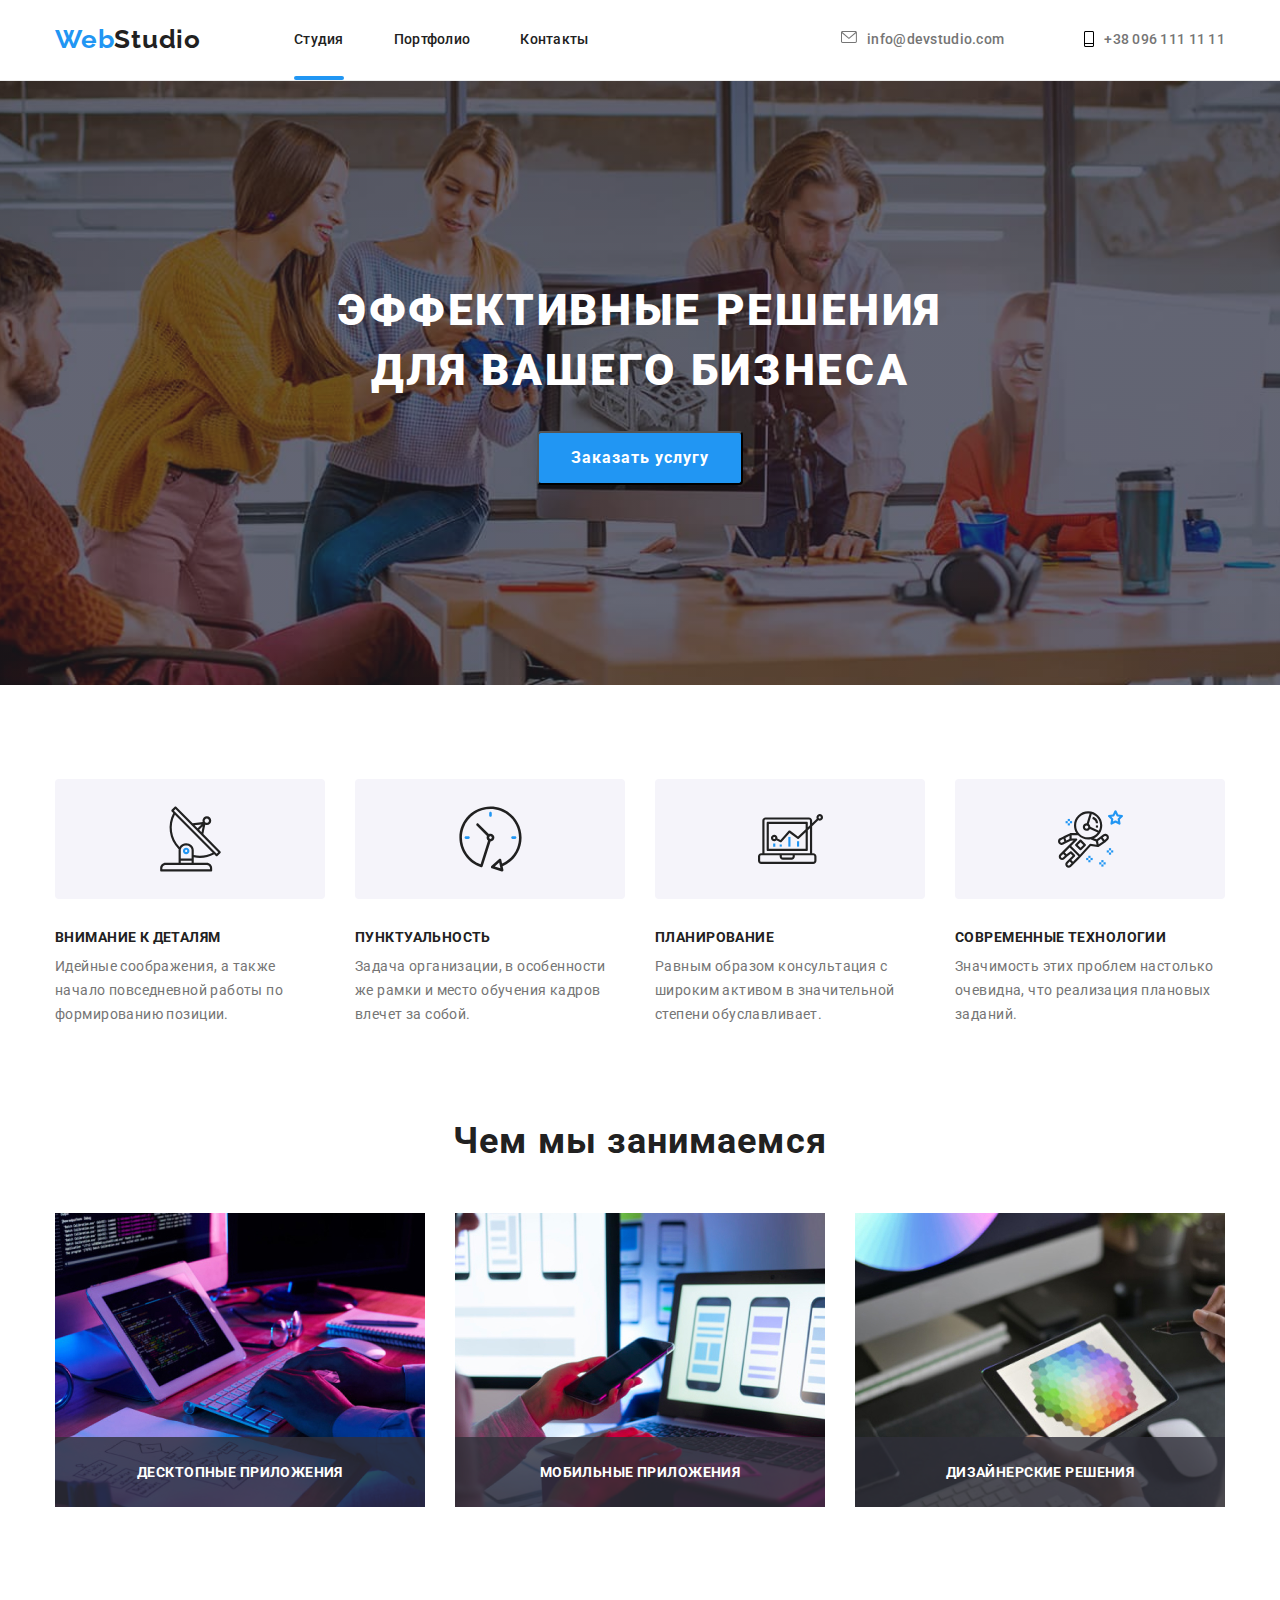
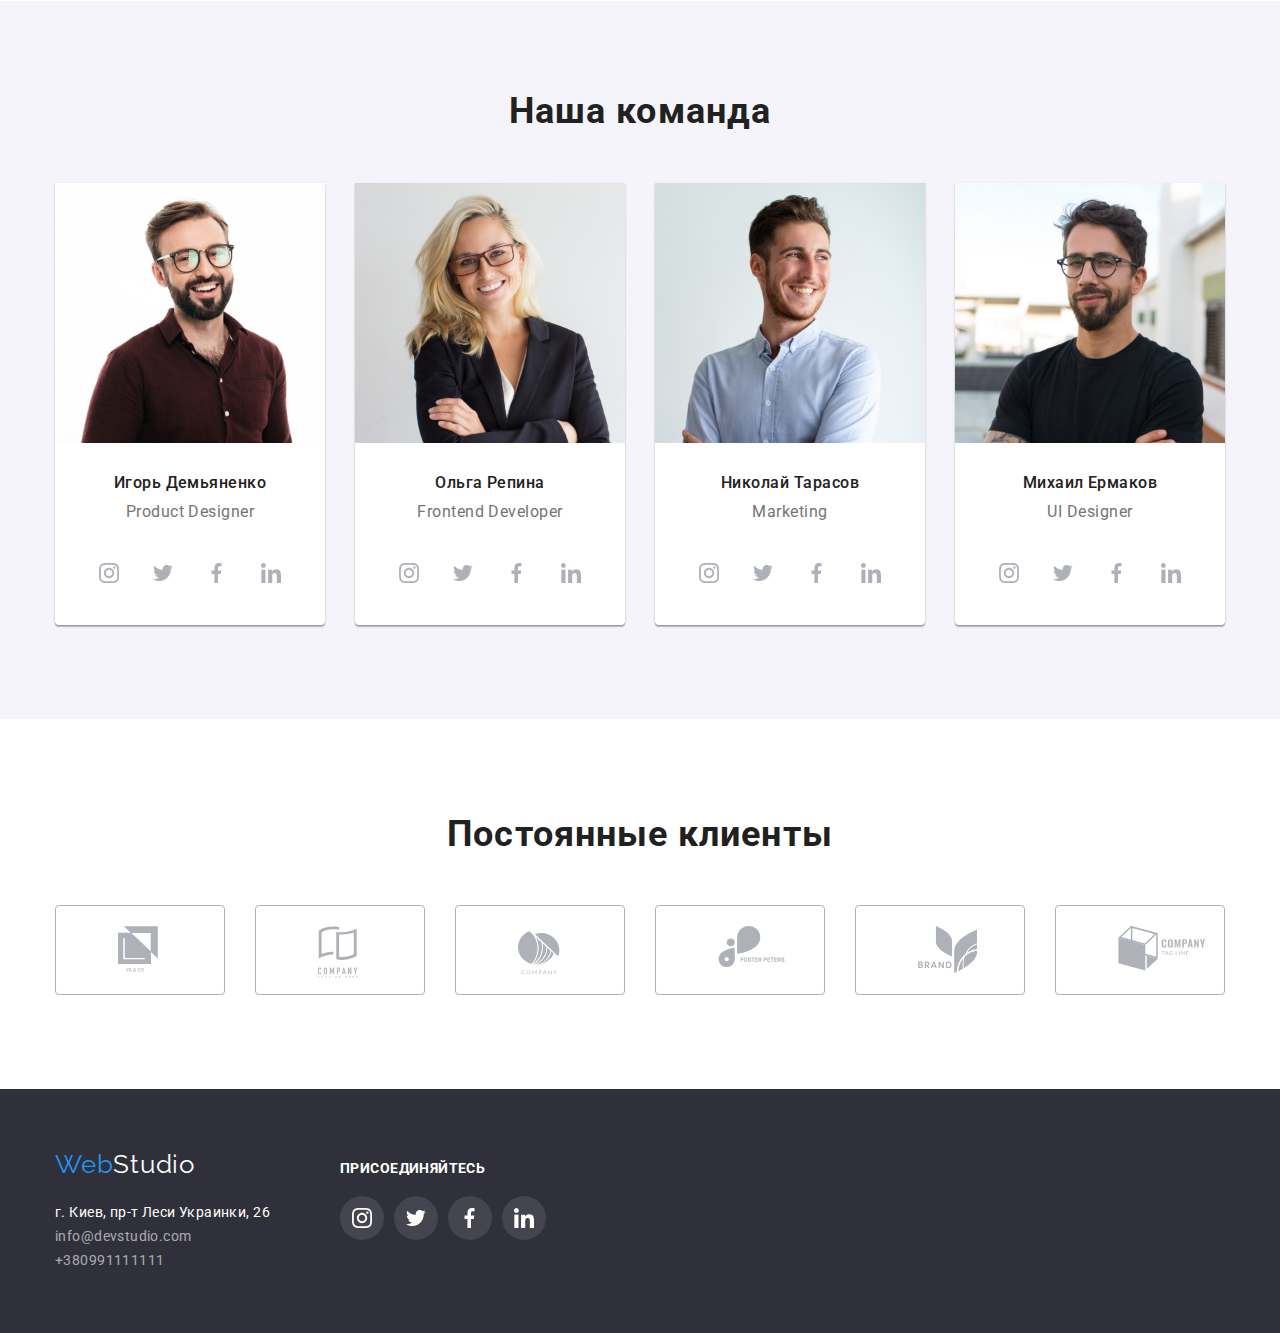
<file: index.html>
<!DOCTYPE html>
<html lang="ru">
<head>
    <meta charset="UTF-8">
    <meta name="viewport" content="width=device-width, initial-scale=1.0">
    <title>WebStudio</title>
    <link href="https://cdnjs.cloudflare.com/ajax/libs/modern-normalize/1.0.0/modern-normalize.min.css">
    <link rel="preconnect" href="https://fonts.gstatic.com">
    <link href="https://fonts.googleapis.com/css2?family=Raleway:wght@700&family=Roboto:wght@400;500;700;900&display=swap"
        rel="stylesheet">
    <link rel="stylesheet" href="./css/styles.css">
</head>
<body>
  <header class="header">
      <div class="container">
        <nav class="navigation">
            <a class="logo" lang="en" href="#">Web<span class="logo-s">Studio</span></a>
            <ul class="menu-list">
                <li class="menu-list-item active">
                    <a class="menu-list-link" href="#">Студия</a>
                </li>
                <li class="menu-list-item">
                    <a class="menu-list-link" href="./portfolio.html">Портфолио</a>
                </li>
                <li class="menu-list-item">
                    <a class="menu-list-link" href="#">Контакты</a>
                </li>
            </ul>
        </nav>
        <ul class="header-menu">
            <li class="header-menu-mail">
                <a class="header-menu-link" href="mailto:info@devstudio.com"> 
                    <svg class="header-mail-svg">
                        <use href="./images/sprite.svg#header-mail"></use>
                    </svg> info@devstudio.com</a>
            </li>
            <li class="header-menu-tel">
                <address class="header-menu-adress">
                    <a class="header-tel" href="tel:+380961111111">
                        <svg class="header-mob-svg">
                            <use href="./images/sprite.svg#header-mob"></use>
                        </svg> +38 096 111 11 11</a>
                </address>
            </li>
        </ul>
      </div>
  </header>  
  <main> 
      <!-- HERO -->
      <section class="hero">
          <h1 class="hero-title">Эффективные решения <br>для вашего бизнеса</h1>
          <button class="modal-btn" type="button" data-modal-open>Заказать услугу</button>
      </section>
    <div class="backdrop is-hidden" data-modal>
        <div class="modal">
            <button class="close-button" data-modal-close>
                <svg class="close-svg">
                    <use href="./images/sprite.svg#icon-close-modal"></use>
                </svg>
            </button>
        </div>
    </div>
      <!-- ABOUT -->
      <section class="description">
          <div class="container">
            <ul class="description-list">
                <li class="description-list-item">
                    <div class="discription-div">
                    <svg class="discription-svg">
                        <use href="./images/sprite.svg#icon-Vector1"></use>
                    </svg>
                    </div>
                    <h2 class="description-title">Внимание к деталям</h2>
                    <p class="description-item">Идейные соображения, а также начало повседневной работы по формированию позиции.</p>
                </li>
                <li class="description-list-item">
                    <div class="discription-div">
                    <svg class="discription-svg">
                        <use href="./images/sprite.svg#icon-Vector2"></use>
                    </svg>
                    </div>
                    <h2 class="description-title">Пунктуальность</h2>
                    <p class="description-item">Задача организации, в особенности же рамки и место обучения кадров влечет за собой.
                    </p>
                </li>
                <li class="description-list-item">
                    <div class="discription-div">
                    <svg class="discription-svg">
                        <use href="./images/sprite.svg#icon-Vector3"></use>
                    </svg>
                    </div>
                    <h2 class="description-title">Планирование</h2>
                    <p class="description-item">Равным образом консультация с широким активом в значительной степени обуславливает.
                    </p>
                </li>
                <li class="description-list-item">
                    <div class="discription-div">
                    <svg class="discription-svg">
                        <use href="./images/sprite.svg#icon-Vector4"></use>
                    </svg>
                    </div>
                    <h2 class="description-title">Современные технологии</h2>
                    <p class="description-item">Значимость этих проблем настолько очевидна, что реализация плановых заданий.</p>
                </li>
            </ul>
          </div>
      </section>
      <section class="about">
          <div class="container">
            <h1 class="about-title">Чем мы занимаемся</h1>
            <ul class="about-list">
                <li class="about-list-item">
                    <img src="./images/about/about-img-1.jpg" alt="печатает на клавиатуре" width="370"
                        height="294">
                    <p class="about-list-item-text">Десктопные приложения</p>
                </li>
                <li class="about-list-item">
                    <img src="./images/about/about-img-2.jpg" alt="сидит перед ноутбуком" width="370"
                        height="294">
                    <p class="about-list-item-text">Мобильные приложения</p>
                </li>
                <li class="about-list-item">
                    <img src="./images/about/about-img-3.jpg" alt="держит в руках планшет" width="370"
                        height="294">
                    <p class="about-list-item-text">Дизайнерские решения</p>
                </li>
            </ul>
          </div>
      </section>
      <section class="about-us">
            <h2 class="about-us-title">Наша команда</h2>
            <div class="container">
            <ul class="about-us-list">
                <li class="about-us-item">
                    <img class="about-us-img" src="./images/comanda/c-img-1.jpg" alt="мужчина в очках" width="270" height="260">
                    <h3 class="about-us-name">Игорь Демьяненко</h3>
                    <p class="about-us-position">Product Designer</p>
                    <ul class="social-list-list">
                        <li class="social-list-item">
                            <a class="social-list-link" href="">
                                <svg class="social-list-icon">
                                    <use href="./images/sprite.svg#instagram"></use>
                                </svg>
                            </a>
                        </li>
                        <li class="social-list-item">
                            <a class="social-list-link" href="">
                                <svg class="social-list-icon">
                                    <use href="./images/sprite.svg#twitter"></use>
                                </svg>
                            </a>
                        </li>
                        <li class="social-list-item">
                            <a class="social-list-link" href="">
                                <svg class="social-list-icon">
                                    <use href="./images/sprite.svg#facebook"></use>
                                </svg>
                            </a>
                        </li>
                        <li class="social-list-item">
                            <a class="social-list-link" href="">
                                <svg class="social-list-icon">
                                    <use href="./images/sprite.svg#linkedin"></use>
                                </svg>
                            </a>
                        </li>
                    </ul>
                </li>
                <li class="about-us-item">
                    <img class="about-us-img" src="./images/comanda/c-img-2.jpg" alt="девушка в очках" width="270" height="260">
                    <h3 class="about-us-name">Ольга Репина</h3>
                    <p class="about-us-position">Frontend Developer</p>
                    <ul class="social-list-list">
                        <li class="social-list-item">
                            <a class="social-list-link" href="">
                                <svg class="social-list-icon">
                                    <use href="./images/sprite.svg#instagram"></use>
                                </svg>
                            </a>
                        </li>
                        <li class="social-list-item">
                            <a class="social-list-link" href="">
                                <svg class="social-list-icon">
                                    <use href="./images/sprite.svg#twitter"></use>
                                </svg>
                            </a>
                        </li>
                        <li class="social-list-item">
                            <a class="social-list-link" href="">
                                <svg class="social-list-icon">
                                    <use href="./images/sprite.svg#facebook"></use>
                                </svg>
                            </a>
                        </li>
                        <li class="social-list-item">
                            <a class="social-list-link" href="">
                                <svg class="social-list-icon">
                                    <use href="./images/sprite.svg#linkedin"></use>
                                </svg>
                            </a>
                        </li>
                    </ul>
                </li>
                <li class="about-us-item">
                    <img class="about-us-img" src="./images/comanda/c-img-3.jpg" alt="мужчина с улыбкой" width="270" height="260">
                    <h3 class="about-us-name">Николай Тарасов</h3>
                    <p class="about-us-position">Marketing</p>
                    <ul class="social-list-list">
                        <li class="social-list-item">
                            <a class="social-list-link" href="">
                                <svg class="social-list-icon">
                                    <use href="./images/sprite.svg#instagram"></use>
                                </svg>
                            </a>
                        </li>
                        <li class="social-list-item">
                            <a class="social-list-link" href="">
                                <svg class="social-list-icon">
                                    <use href="./images/sprite.svg#twitter"></use>
                                </svg>
                            </a>
                        </li>
                        <li class="social-list-item">
                            <a class="social-list-link" href="">
                                <svg class="social-list-icon">
                                    <use href="./images/sprite.svg#facebook"></use>
                                </svg>
                            </a>
                        </li>
                        <li class="social-list-item">
                            <a class="social-list-link" href="">
                                <svg class="social-list-icon">
                                    <use href="./images/sprite.svg#linkedin"></use>
                                </svg>
                            </a>
                        </li>
                    </ul>
                </li>
                <li class="about-us-item">
                    <img class="about-us-img" src="./images/comanda/c-img-4.jpg" alt="мужчина в черных очках" width="270"
                        height="260">
                    <h3 class="about-us-name">Михаил Ермаков</h3>
                    <p class="about-us-position">UI Designer</p>
                    <ul class="social-list-list">
                        <li class="social-list-item">
                            <a class="social-list-link" href="">
                                <svg class="social-list-icon">
                                    <use href="./images/sprite.svg#instagram"></use>
                                </svg>
                            </a>
                        </li>
                        <li class="social-list-item">
                            <a class="social-list-link" href="">
                                <svg class="social-list-icon">
                                    <use href="./images/sprite.svg#twitter"></use>
                                </svg>
                            </a>
                        </li>
                        <li class="social-list-item">
                            <a class="social-list-link" href="">
                                <svg class="social-list-icon">
                                    <use href="./images/sprite.svg#facebook"></use>
                                </svg>
                            </a>
                        </li>
                        <li class="social-list-item">
                            <a class="social-list-link" href="">
                                <svg class="social-list-icon">
                                    <use href="./images/sprite.svg#linkedin"></use>
                                </svg>
                            </a>
                        </li>
                    </ul>
                </li>
            </ul>
          </div>
      </section>
  </main>
  <section class="customers">
      <div class="container">
        <h2 class="customers-title">Постоянные клиенты</h2>
        <ul class="customers-list"> 
            <li class="customers-list-item">
                <a class="customers-list-link" href="#">
                <svg class="customers-svg-1">
                    <use href="./images/sprite.svg#icon-logo-1"></use>
                </svg>
                </a>
            </li>
            <li class="customers-list-item">
                <a class="customers-list-link" href="#">
                <svg class="customers-svg-2">
                    <use href="./images/sprite.svg#icon-logo-2"></use>
                </svg>
                </a>
            </li>
            <li class="customers-list-item">
                <a class="customers-list-link" href="#">
                <svg class="customers-svg-3">
                    <use href="./images/sprite.svg#icon-logo-3"></use>
                </svg>
                </a>
            </li>
            <li class="customers-list-item">
                <a class="customers-list-link" href="#">
                <svg class="customers-svg-4">
                    <use href="./images/sprite.svg#icon-logo-4"></use>
                </svg>
                </a>
            </li>
            <li class="customers-list-item">
                <a class="customers-list-link" href="#">
                <svg class="customers-svg-5">
                    <use href="./images/sprite.svg#icon-logo-5"></use>
                </svg>
                </a>
            </li>
            <li class="customers-list-item">
                <a class="customers-list-link" href="#">
                <svg class="customers-svg-6">
                    <use href="./images/sprite.svg#icon-logo-6"></use>
                </svg>
                </a>
            </li>
        </ul>
      </div>
  </section>
    <!-- CONTACT  -->
  <footer class="footer">
      <div class="container">
          <div class="footer-all">
              <div>
        <a class="footer-logo" lang="en" href="#">Web<span class="logo-ss">Studio</span></a>
        <address class="address">
            <ul class="contact-list">
                <li class="contact-list-item">
                    <a class="contact-list-link geo-link" href="https://goo.gl/maps/VSn3v5qwpJNG1Hn18" target="_blank"
                        rel="noopener noreferer">г. Киев, пр-т Леси Украинки, 26</a>
                </li>
                <li class="contact-list-item">
                    <a class="contact-list-link" href="mailto:info@devstudio.com">
                        info@devstudio.com</a>
                </li>
                <li class="contact-list-item">
                    <a class="contact-list-link" href="tel:+380991111111">+380991111111</a>
                </li>
            </ul>
        </div>
        </address>
      <section class="join">
          <p class="join-text">ПРИСОЕДИНЯЙТЕСЬ</p>
        <ul class="social-icons-dark">
            <li class="social-icons-item">
                <a class="social-icons-link-dark" href="">
                    <svg class="social-icons-svg-footer">
                        <use href="./images/sprite.svg#instagram"></use>
                    </svg>
                </a>    
            </li>
            <li class="social-icons-item">
                <a class="social-icons-link-dark" href="">
                    <svg class="social-icons-svg-footer">
                        <use href="./images/sprite.svg#twitter"></use>
                    </svg>
                </a>
            </li>
            <li class="social-icons-item">
                <a class="social-icons-link-dark" href="">
                    <svg class="social-icons-svg-footer">
                        <use href="./images/sprite.svg#facebook"></use>
                    </svg>
                </a>
            </li>
            <li class="social-icons-item">
                <a class="social-icons-link-dark" href="">
                    <svg class="social-icons-svg-footer">
                        <use href="./images/sprite.svg#linkedin"></use>
                    </svg>
                </a>
            </li>
    </div>
    </div>
    </section>
   </footer>

  <script src="./js/modal.js"></script>
</body>
</html>
</file>
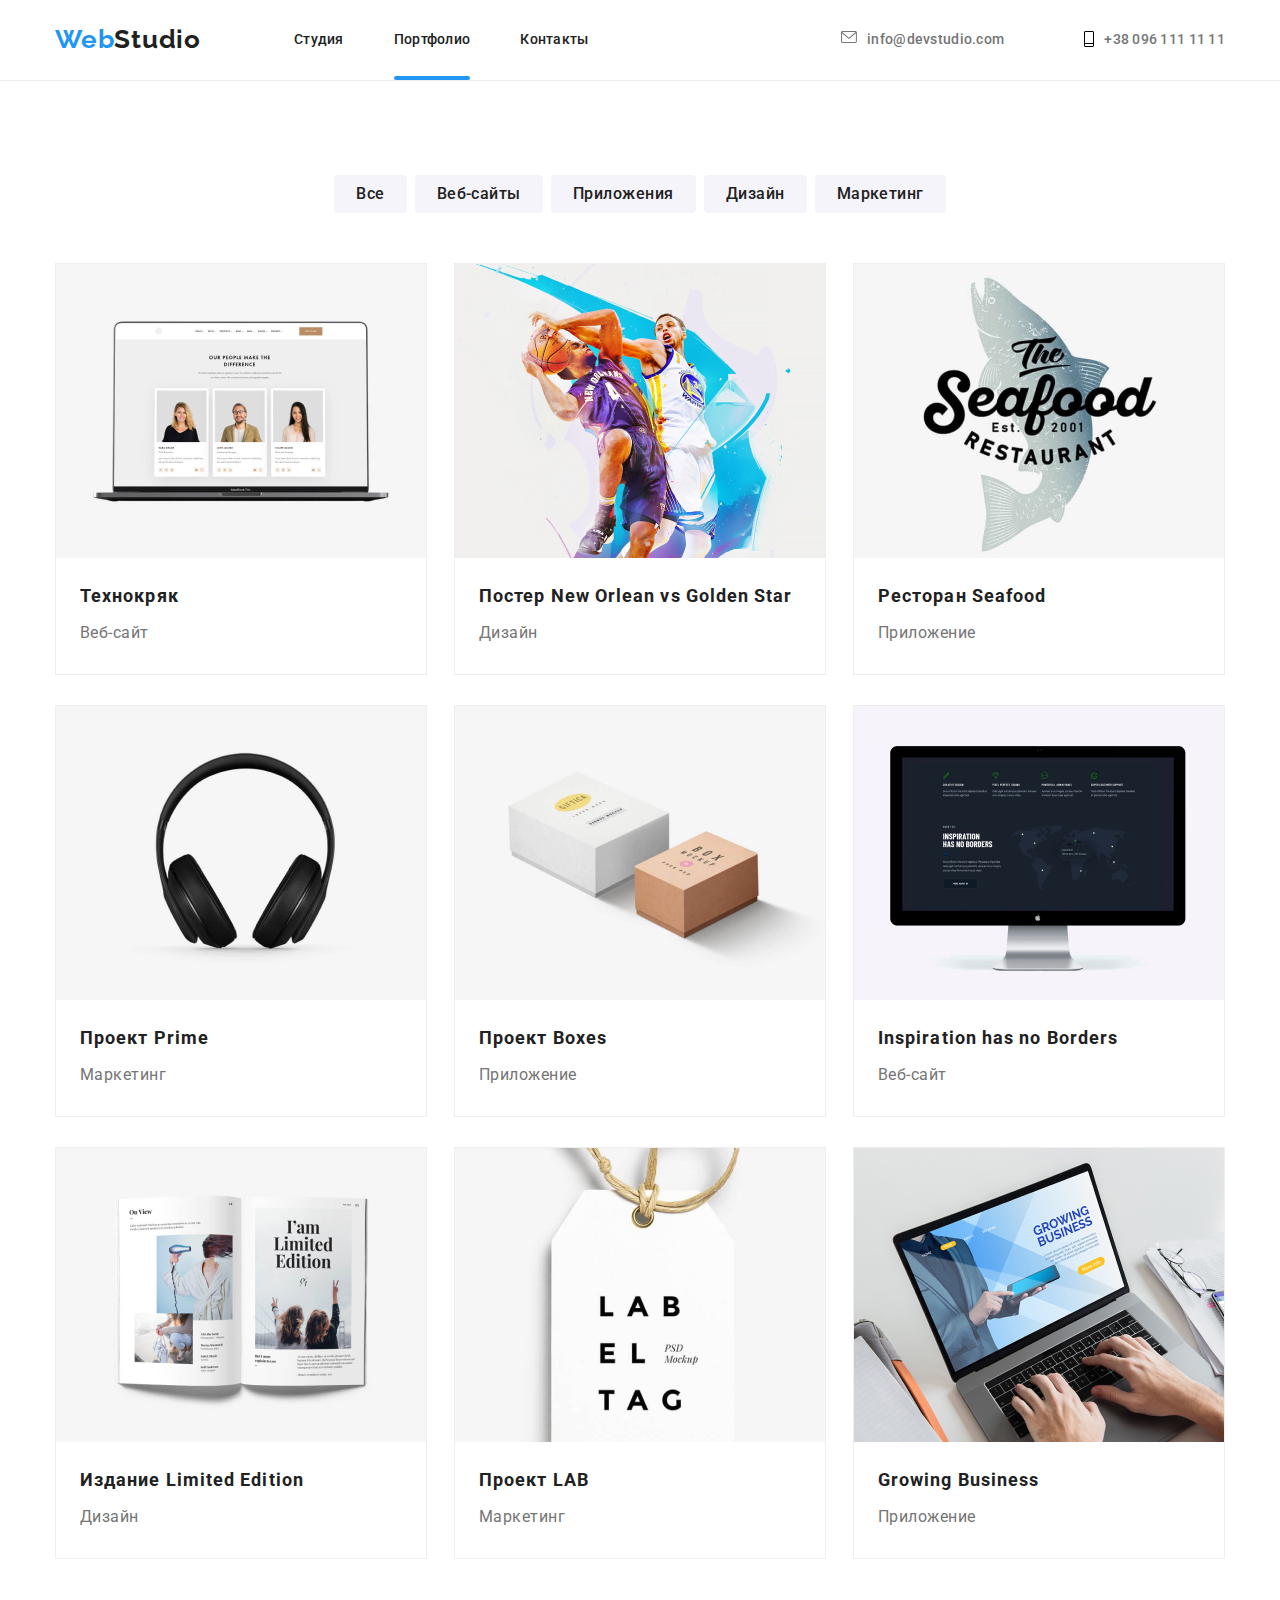
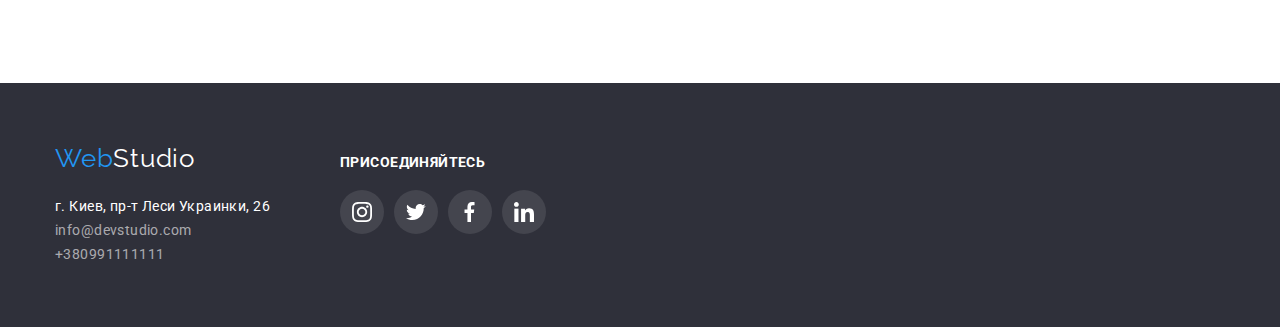
<file: portfolio.html>
<!DOCTYPE html>
<html lang="ru">
    <head>
        <meta charset="UTF-8">
        <meta name="viewport" content="width=device-width, initial-scale=1.0">
        <title>portfolio</title>
        <link rel="preconnect" href="https://fonts.gstatic.com">
        <link href="https://fonts.googleapis.com/css2?family=Raleway:wght@700&family=Roboto:wght@400;500;700&display=swap"
            rel="stylesheet">
        <link rel="stylesheet" href="./css/styles.css">
    </head>
    <body>
        <!--Шапка сайта-->
        <header class="header"> 
            <div class="container">
            <nav class="navigation">
                <a class="logo" lang="en" href="#">Web<span class="logo-s">Studio</span></a>
                <ul class="menu-list">
                    <li class="menu-list-item">
                        <a class="menu-list-link" href="./index.html">Студия</a>
                    </li>
                    <li class="menu-list-item active">
                        <a class="menu-list-link" href="./portfolio.html">Портфолио</a>
                    </li>
                    <li class="menu-list-item">
                        <a class="menu-list-link" href="#">Контакты</a>
                    </li>
                </ul>
            </nav>
            <ul class="header-menu">
                <li class="header-menu-mail">
                    <a class="header-menu-link" href="mailto:info@devstudio.com">
                    <svg class="header-mail-svg">
                        <use href="./images/sprite.svg#header-mail"></use>
                    </svg> info@devstudio.com</a>
                </li>
                <li class="header-menu-tel">
                    <address class="header-menu-adress">
                        <a class="header-tel" href="tel:+380961111111">
                            <svg class="header-mob-svg">
                                <use href="./images/sprite.svg#header-mob"></use>
                            </svg> +38 096 111 11 11</a>
                    </address>
                </li>
            </ul>
            </div>
        </header>
        <main>
            <!--HERO-->
            <section class="button">
                <h1 hidden>Портфолио</h1>
                <ul class="button-list">
                    <li class="button-item">
                        <button class="btn" type="button">Все</button>
                    </li>
                    <li class="button-item">
                        <button class="btn" type="button">Веб-сайты</button>
                    </li>
                    <li class="button-item">
                        <button class="btn" type="button">Приложения</button>
                    </li>
                    <li class="button-item">
                        <button class="btn" type="button">Дизайн</button>
                    </li>
                    <li class="button-item">
                        <button class="btn" type="button">Маркетинг</button>
                    </li>
                </ul>
            </section>
            <section class="offer">
                <div class="container">
                <h2 hidden>Офферы</h2>
                <ul class="offer-list">
                    <li class="offer-item">
                        <a class="offer-link" href="#">
                            <div class="container-overlay">
                        <img class="offer-img" src="./images-hw2/img-1.jpg" alt="три фотокарточки на мониторе" width="370" height="294">
                        <p class="offer-overlay">Технокряк это современная площадка распространения коронавируса. Компании используют эту платформу для цифрового шпионажа и атак на защищённые сервера конкурентов.</p>
                        </div>
                        <h3 class="offer-title">Технокряк</h3>
                        <p class="offer-text">Веб-сайт</p>
                        </a>                          
                    </li>
                    <li class="offer-item">
                        <a class="offer-link" href="#">
                            <div class="container-overlay">
                        <img class="offer-img" src="./images-hw2/img-2.jpg" alt="два баскетболиста" width="370" height="294">
                        <p class="offer-overlay">Технокряк это современная площадка распространения коронавируса. Компании используют эту платформу для цифрового шпионажа и атак на защищённые сервера конкурентов.</p>
                        </div>
                        <h3 class="offer-title">Постер New Orlean vs Golden Star</h3>
                        <p class="offer-text">Дизайн</p>
                        </a>                            
                    </li>
                    <li class="offer-item">
                        <a class="offer-link" href="#">
                            <div class="container-overlay">
                        <img class="offer-img" src="./images-hw2/img-3.jpg" alt="логотип ресторана морской еды" width="370" height="294">
                        <p class="offer-overlay">Технокряк это современная площадка распространения коронавируса. Компании используют эту платформу для цифрового шпионажа и атак на защищённые сервера конкурентов.</p>
                        </div>
                        <h3 class="offer-title">Ресторан Seafood</h3>
                        <p class="offer-text">Приложение</p>
                        </a>                            
                    </li>
                    <li class="offer-item">
                        <a class="offer-link" href="#">
                            <div class="container-overlay">
                        <img class="offer-img" src="./images-hw2/img-4.jpg" alt="черные наушники на белом фоне" width="370" height="294">
                        <p class="offer-overlay">Технокряк это современная площадка распространения коронавируса. Компании используют эту платформу для цифрового шпионажа и атак на защищённые сервера конкурентов.</p>
                        </div>
                        <h3 class="offer-title">Проект Prime</h3>
                        <p class="offer-text">Маркетинг</p>
                        </a>                         
                    </li>
                    <li class="offer-item">
                        <a class="offer-link" href="#">
                            <div class="container-overlay">
                        <img class="offer-img" src="./images-hw2/img-5.jpg" alt="две картонных коробочки" width="370" height="294">
                        <p class="offer-overlay">Технокряк это современная площадка распространения коронавируса. Компании используют эту платформу для цифрового шпионажа и атак на защищённые сервера конкурентов.</p>
                        </div>
                        <h3 class="offer-title">Проект Boxes</h3>
                        <p class="offer-text">Приложение</p>
                        </a>                            
                    </li>
                    <li class="offer-item">
                        <a class="offer-link" href="#">
                            <div class="container-overlay">
                        <img class="offer-img" src="./images-hw2/img-6.jpg" alt="монитор на белом фоне" width="370" height="294">
                        <p class="offer-overlay">Технокряк это современная площадка распространения коронавируса. Компании используют эту платформу для цифрового шпионажа и атак на защищённые сервера конкурентов.</p>
                        </div>
                        <h3 class="offer-title">Inspiration has no Borders</h3>
                        <p class="offer-text">Веб-сайт</p>
                        </a>
                    </li>
                    <li class="offer-item">
                        <a class="offer-link" href="#">
                            <div class="container-overlay">
                        <img class="offer-img" src="./images-hw2/img-7.jpg" alt="открытая книга с фото илюстрациями" width="370" height="294">
                        <p class="offer-overlay">Технокряк это современная площадка распространения коронавируса. Компании используют эту платформу для цифрового шпионажа и атак на защищённые сервера конкурентов.</p>
                        </div>
                        <h3 class="offer-title">Издание Limited Edition</h3>
                        <p class="offer-text">Дизайн</p>
                        </a>
                    </li>
                    <li class="offer-item">
                        <a class="offer-link" href="#">
                            <div class="container-overlay">
                        <img class="offer-img" src="./images-hw2/img-8.jpg" alt="белая бирка с черной надписью" width="370" height="294">
                        <p class="offer-overlay">Технокряк это современная площадка распространения коронавируса. Компании используют эту платформу для цифрового шпионажа и атак на защищённые сервера конкурентов.</p>
                        </div>
                        <h3 class="offer-title">Проект LAB</h3>
                        <p class="offer-text">Маркетинг</p>
                        </a>
                    </li>
                    <li class="offer-item">
                        <a class="offer-link" href="#">
                            <div class="container-overlay">
                        <img class="offer-img" src="./images-hw2/img-9.jpg" alt="белая бирка с черной надписью" width="370" height="294">
                        <p class="offer-overlay">Технокряк это современная площадка распространения коронавируса. Компании используют эту платформу для цифрового шпионажа и атак на защищённые сервера конкурентов.</p>
                        </div>
                        <h3 class="offer-title">Growing Business</h3>
                        <p class="offer-text">Приложение</p>
                        </a>
                    </li>
                </ul>
                </div>
            </section>
        </main>
    <footer class="footer">
        <div class="container">
            <div class="footer-all">
                <div>
            <a class="footer-logo" lang="en" href="#">Web<span class="logo-ss">Studio</span></a>
            <address class="address">
                <ul class="contact-list">
                    <li class="contact-list-item">
                        <a class="contact-list-link geo-link" href="https://goo.gl/maps/VSn3v5qwpJNG1Hn18" target="_blank"
                            rel="noopener noreferer">г. Киев, пр-т Леси Украинки, 26</a>
                    </li>
                    <li class="contact-list-item">
                        <a class="contact-list-link" href="mailto:info@devstudio.com">
                            info@devstudio.com</a>
                    </li>
                    <li class="contact-list-item">
                        <a class="contact-list-link" href="tel:+380991111111">+380991111111</a>
                    </li>
                </ul>
            </div>
            </address>
            <section class="join">
                <p class="join-text">ПРИСОЕДИНЯЙТЕСЬ</p>
                <ul class="social-icons-dark">
                    <li class="social-icons-item">
                        <a class="social-icons-link-dark" href="">
                            <svg class="social-icons-svg-footer">
                                <use href="./images/sprite.svg#instagram"></use>
                            </svg>
                        </a>
                    </li>
                    <li class="social-icons-item">
                        <a class="social-icons-link-dark" href="">
                            <svg class="social-icons-svg-footer">
                                <use href="./images/sprite.svg#twitter"></use>
                            </svg>
                        </a>
                    </li>
                    <li class="social-icons-item">
                        <a class="social-icons-link-dark" href="">
                            <svg class="social-icons-svg-footer">
                                <use href="./images/sprite.svg#facebook"></use>
                            </svg>
                        </a>
                    </li>
                    <li class="social-icons-item">
                        <a class="social-icons-link-dark" href="">
                            <svg class="social-icons-svg-footer">
                                <use href="./images/sprite.svg#linkedin"></use>
                            </svg>
                        </a>
                    </li>
                </div>
            </div>
        </section>
    </footer>
    </body>
</html>
</file>
<file: css/styles.css>
:root {
  --main-text-color: #212121;
  --accent-text-color: #2196f3;
  --grey: #757575;
  --white: #ffffff;
  --background: #2f303a;
}

html {
  box-sizing: border-box;
}

*,
*::before,
*::after {
  box-sizing: inherit;
}

h1,
h2,
h3,
h4,
h5,
h6 {
  margin: 0;
}

ul,
ol {
  margin: 0;
  padding: 0;
}

p {
  margin: 0;
}

img {
  display: block;
}

body {
  font-family: Roboto, sans-serif;
  font-size: 14px;
  line-height: 1.71;
  letter-spacing: 0.03em;
  color: var(--main-text-color);
  margin: 0;
}

.container {
  width: 1200px;
  margin: 0 auto;
  padding: 0 15px;
}

.contact-list,
.about-us-list,
.about-list,
.description-list,
.menu-list,
.header-menu,
.social-list-item,
.customers-list,
.social-icons-dark {
  list-style-type: none;
}

/*============== HEADER ==============*/

.header {
  display: flex;
  align-items: center;
  padding-top: 24px;
  padding-bottom: 25px;
  justify-content: space-between;
  border-bottom: 1px solid #ececec;
}

.header .container {
  display: flex;
  align-items: center;
}

.header .logo {
  margin-right: 93px;
}

.navigation {
  display: flex;
  align-items: center;
}

.menu-list {
  display: flex;
}

.menu-list-item {
  position: relative;
}

.menu-list-item:not(:last-child) {
  margin-right: 50px;
}

.header-menu {
  display: flex;
  margin-left: auto;
}

.header-menu-mail:not(:last-child) {
  margin-right: 50px;
}

.logo {
  font-family: "Raleway";
  font-weight: 700;
  font-size: 26px;
  line-height: 1.192;
  letter-spacing: 0.03em;
  color: #2196f3;
  text-decoration: none;
}

.logo-s {
  color: #212121;
}

.menu-list-link {
  font-family: Roboto, sans-serif;
  font-weight: 500;
  font-size: 14px;
  line-height: 1.142;
  letter-spacing: 0.02em;
  color: #212121;
  text-decoration: none;
}

.menu-list-link:hover,
.menu-list-link:focus,
.header-menu-link:hover,
.header-menu-link:focus,
.header-tel:hover,
.header-tel:focus,
.contact-list-link:hover,
.contact-list-link:focus {
  color: #2196f3;
  transition: all 250ms cubic-bezier(0.4, 0, 0.2, 1);
}

.menu-list-link {
  transition: all 250ms cubic-bezier(0.4, 0, 0.2, 1);
}

.header-menu-link {
  transition: all 250ms cubic-bezier(0.4, 0, 0.2, 1);
}

.header-tel {
  transition: all 250ms cubic-bezier(0.4, 0, 0.2, 1);
}

.contact-list-link {
  transition: all 250ms cubic-bezier(0.4, 0, 0.2, 1);
}

.header-menu-mail {
  display: flex;
  align-items: center;
}

.header-menu-link {
  display: flex;
  font-family: Roboto, sans-serif;
  font-weight: 500;
  font-size: 14px;
  line-height: 1.142;
  letter-spacing: 0.02em;
  color: #757575;
  text-decoration: none;
  margin-right: 30px;
}

.header-tel {
  display: flex;
  font-family: Roboto;
  font-weight: 500;
  font-size: 14px;
  line-height: 1.142;
  letter-spacing: 0.02em;
  color: #757575;
  text-decoration: none;
  font-style: normal;
}

.header-mail-svg {
  width: 16px;
  height: 12px;
  margin-right: 10px;
  fill: var(--grey);
}

.header-mob-svg {
  width: 10px;
  height: 16px;
  margin-right: 10px;
}

.header-menu-link:hover .header-mail-svg,
.header-menu-link:focus .header-mail-svg {
  fill: var(--accent-text-color);
  transition: all 250ms cubic-bezier(0.4, 0, 0.2, 1);
}

.header-menu-link {
  transition: all 250ms cubic-bezier(0.4, 0, 0.2, 1);
}

.header-menu-adress:hover .header-tel,
.header-menu-adress:focus .header-tel {
  fill: var(--accent-text-color);
  transition: all 250ms cubic-bezier(0.4, 0, 0.2, 1);
}

.header-menu-adress {
  transition: all 250ms cubic-bezier(0.4, 0, 0.2, 1);
}

.active::after {
  position: absolute;
  content: "";
  width: 100%;
  height: 4px;
  left: 0;
  bottom: -29px;
  background: var(--accent-text-color);
  border-radius: 2px;
}

/*============== END HEADER ==============*/

/*============== HERO ==============*/

.hero {
  align-items: center;
  display: flex;
  flex-direction: column;
  background-color: rgba(47, 48, 58, 0.4);
  background-repeat: no-repeat;
  background-position: center;
  background-size: cover;
  background-attachment: auto;
  background-image: linear-gradient(
      to bottom,
      rgba(47, 48, 58, 0.4) 50%,
      rgba(47, 48, 58, 0.4) 50%
    ),
    url(../images-hw-4/hero-img.jpg);
}
.hero-title {
  font-family: Roboto;
  font-weight: 900;
  font-size: 44px;
  line-height: 1.363;
  text-align: center;
  letter-spacing: 0.06em;
  text-transform: uppercase;
  color: #ffffff;
  margin-top: 200px;
  margin-bottom: 30px;
}
.modal-btn {
  font-family: Roboto;
  font-weight: 700;
  font-size: 16px;
  line-height: 1.875;
  display: flex;
  align-items: center;
  text-align: center;
  letter-spacing: 0.06em;
  color: #ffffff;
  background: #2196f3;
  box-shadow: 0px 4px 4px rgba(0, 0, 0, 0.15);
  border-radius: 4px;
  margin-bottom: 200px;
  padding: 10px 32px;
}

.hero {
  width: auto;
  background-color: #2f303a;
}

.backdrop {
  position: fixed;
  top: 0;
  left: 0;
  width: 100%;
  height: 100%;
  background: rgba(0, 0, 0, 0.2, 1);
  opacity: 1;
  z-index: 1;
  transition: all 250ms cubic-bezier(0.4, 0, 0.2, 1);
}

.backdrop.is-hidden {
  visibility: hidden;
  pointer-events: none;
  transform: opacity(0);
  transform: scale(0, 3);
}

.modal {
  position: absolute;
  left: 50%;
  top: 50%;
  transform: translate(-50%, -50%);
  width: 528px;
  height: 581px;
  z-index: 2;
  background: var(--white);
  box-shadow: 0px 1px 3px rgba(0, 0, 0, 0.12), 0px 1px 1px rgba(0, 0, 0, 0.14),
    0px 2px 1px rgba(0, 0, 0, 0.2);
  border-radius: 4px;
  transition: all 250ms cubic-bezier(0.4, 0, 0.2, 1);
}

.backdrop.is-hidden .modal {
  transform: opacity(0.5) scale(0.3);
}

.close-svg {
  width: 19px;
  height: 19px;
  fill: #000000;
}

.close-button {
  display: flex;
  justify-content: center;
  align-items: center;
  position: absolute;
  border: 1px solid rgba(0, 0, 0, 0.1);
  border-radius: 50%;
  background: #ffffff;
  width: 30px;
  height: 30px;
  right: 8px;
  top: 8px;
}

.close-button:hover .close-svg,
.close-button:focus .close-svg {
  fill: var(--accent-text-color);
  transition: all 250ms cubic-bezier(0.4, 0, 0.2, 1);
}

.close-button:hover .close-svg {
  transition: all 250ms cubic-bezier(0.4, 0, 0.2, 1);
}

.close-button:hover,
.close-button:focus {
  border: 1px solid #2196f3;
  transition: all 250ms cubic-bezier(0.4, 0, 0.2, 1);
}

.close-button {
  transition: all 250ms cubic-bezier(0.4, 0, 0.2, 1);
}

/*============== END HERO ==============*/

/*============== ABOUT ==============*/

.about {
  background-color: #ffffff;
}

.description-list {
  display: flex;
  justify-content: space-between;
  margin-top: 94px;
  margin-bottom: 94px;
}

.description-list-item {
  width: 270px;
}

.description-title .description-item:not(:last-child) {
  margin-right: 30px;
  margin-bottom: 10px;
}

.description-title {
  font-family: Roboto;
  font-weight: 700;
  font-size: 14px;
  line-height: 1.142;
  letter-spacing: 0.03em;
  text-transform: uppercase;
  color: #212121;
  padding-bottom: 10px;
}

.description-item {
  font-family: Roboto;
  font-weight: 400;
  font-size: 14px;
  line-height: 1.714;
  letter-spacing: 0.03em;
  color: #757575;
}

.discription-svg {
  width: 65px;
  height: 70px;
  padding: 25px, 102px;
}

.discription-div {
  display: flex;
  justify-content: center;
  align-items: center;
  width: 270px;
  height: 120px;
  background-color: #f5f4fa;
  border-radius: 4px;
  margin-bottom: 30px;
}

.about-us {
  background-color: #f5f4fa;
}

.about-title {
  font-family: Roboto;
  font-weight: 700;
  font-size: 36px;
  line-height: 1.166;
  text-align: center;
  letter-spacing: 0.03em;
  color: #212121;
  margin-bottom: 50px;
}

.about-list {
  display: flex;
  justify-content: space-between;
}

.social-list-list {
  display: flex;
  justify-content: center;
}

.social-list-link {
  display: flex;
  justify-content: center;
  align-items: center;
  width: 44px;
  height: 44px;
  border-radius: 50%;
  background-color: #fff;
  margin-bottom: 30px;
}

.social-list-item:not(:last-child) {
  margin-right: 10px;
}

.social-list-link:hover,
.social-list-link:focus {
  background: var(--accent-text-color);
  transition: all 250ms cubic-bezier(0.4, 0, 0.2, 1);
}

.social-list-link {
  transition: all 250ms cubic-bezier(0.4, 0, 0.2, 1);
}

.social-list-link:hover .social-list-icon,
.social-list-link:focus .social-list-icon {
  fill: var(--white);
  transition: all 250ms cubic-bezier(0.4, 0, 0.2, 1);
}

.social-list-link:hover .social-list-icon {
  transition: all 250ms cubic-bezier(0.4, 0, 0.2, 1);
}

.social-list-icon {
  width: 20px;
  height: 20px;
  fill: #afb1b8;
}

.about-list-item:not(:last-child) {
  margin-right: 30px;
}

.about-list-item {
  position: relative;
  margin-bottom: 94px;
}

.about-list-item-text {
  position: absolute;
  width: 100%;
  bottom: 0;
  font-family: Roboto;
  font-style: normal;
  font-weight: 700;
  font-size: 14px;
  line-height: 16px;
  text-align: center;
  letter-spacing: 0.03em;
  text-transform: uppercase;
  color: var(--white);
  background: rgba(47, 48, 58, 0.8);
  padding-top: 27px;
  padding-bottom: 27px;
}

.about-us-list {
  display: flex;
  justify-content: space-between;
}

.about-us-list:not(:last-child) {
  margin-right: 30px;
}

.about-us-title {
  font-family: Roboto;
  font-weight: 700;
  font-size: 36px;
  line-height: 1.166;
  text-align: center;
  letter-spacing: 0.03em;
  color: #212121;
  margin-bottom: 50px;
  padding-top: 90px;
}

.about-us-img {
  margin-bottom: 30px;
}

.about-us-name {
  margin-bottom: 10px;
}

.about-us-item {
  background: #ffffff;
  box-shadow: 0px 1px 3px rgba(0, 0, 0, 0.12), 0px 1px 1px rgba(0, 0, 0, 0.14),
    0px 2px 1px rgba(0, 0, 0, 0.2);
  border-radius: 0px 0px 4px 4px;
  margin-bottom: 94px;
}

.about-us-position {
  margin-bottom: 30px;
}

.about-us-name {
  font-family: Roboto;
  font-style: normal;
  font-weight: 500;
  font-size: 16px;
  line-height: 1.187;
  text-align: center;
  letter-spacing: 0.03em;
  color: #212121;
}

.about-us-position {
  font-family: Roboto;
  font-weight: 400;
  font-size: 16px;
  line-height: 1.187;
  text-align: center;
  letter-spacing: 0.03em;
  color: #757575;
}

.customers {
  padding-top: 94px;
  padding-bottom: 94px;
}

.customers-title {
  margin-bottom: 50px;
  font-family: Roboto;
  font-style: normal;
  font-weight: bold;
  font-size: 36px;
  line-height: 42px;
  text-align: center;
  letter-spacing: 0.03em;
  color: var(--main-text-color);
}

.customers-list {
  display: flex;
  justify-content: center;
}

.customers-list-item {
  padding: 0;
}

.customers-list-item:not(:last-child) {
  margin-right: 30px;
}

.customers-svg-1 {
  fill: #afb1b8;
  width: 44px;
  height: 49px;
  margin-top: 20px;
  margin-left: 62px;
}

.customers-svg-2 {
  fill: #afb1b8;
  width: 40px;
  height: 52px;
  margin-top: 20px;
  margin-left: 62px;
}

.customers-svg-3 {
  fill: #afb1b8;
  width: 42px;
  height: 54px;
  margin-top: 20px;
  margin-left: 62px;
}

.customers-svg-4 {
  fill: #afb1b8;
  width: 80px;
  height: 42px;
  margin-top: 20px;
  margin-left: 62px;
}

.customers-svg-5 {
  fill: #afb1b8;
  width: 59px;
  height: 47px;
  margin-top: 20px;
  margin-left: 62px;
}

.customers-svg-6 {
  fill: #afb1b8;
  width: 88px;
  height: 45px;
  margin-top: 20px;
  margin-left: 62px;
}

.customers-list-link {
  display: flex;
  width: 170px;
  height: 90px;
  border: 1px solid #afb1b8;
  box-sizing: border-box;
  border-radius: 4px;
}

.customers-list-link:hover,
.customers-list-link:focus {
  border: 1px solid #2196f3;
  transition: all 250ms cubic-bezier(0.4, 0, 0.2, 1);
}

.customers-list-link {
  transition: all 250ms cubic-bezier(0.4, 0, 0.2, 1);
}

.customers-list-item:hover .customers-svg-1,
.customers-list-item:focus .customers-svg-1 {
  fill: var(--accent-text-color);
  transition: all 250ms cubic-bezier(0.4, 0, 0.2, 1);
}

.customers-list-item .customers-svg-1 {
  transition: all 250ms cubic-bezier(0.4, 0, 0.2, 1);
}

.customers-list-item:hover .customers-svg-2,
.customers-list-item:focus .customers-svg-2 {
  fill: var(--accent-text-color);
  transition: all 250ms cubic-bezier(0.4, 0, 0.2, 1);
}

.customers-list-item .customers-svg-2 {
  transition: all 250ms cubic-bezier(0.4, 0, 0.2, 1);
}

.customers-list-item:hover .customers-svg-3,
.customers-list-item:focus .customers-svg-3 {
  fill: var(--accent-text-color);
  transition: all 250ms cubic-bezier(0.4, 0, 0.2, 1);
}

.customers-list-item .customers-svg-3 {
  transition: all 250ms cubic-bezier(0.4, 0, 0.2, 1);
}

.customers-list-item:hover .customers-svg-4,
.customers-list-item:focus .customers-svg-4 {
  fill: var(--accent-text-color);
  transition: all 250ms cubic-bezier(0.4, 0, 0.2, 1);
}

.customers-list-item .customers-svg-4 {
  transition: all 250ms cubic-bezier(0.4, 0, 0.2, 1);
}

.customers-list-item:hover .customers-svg-5,
.customers-list-item:focus .customers-svg-5 {
  fill: var(--accent-text-color);
  transition: all 250ms cubic-bezier(0.4, 0, 0.2, 1);
}

.customers-list-item .customers-svg-5 {
  transition: all 250ms cubic-bezier(0.4, 0, 0.2, 1);
}

.customers-list-item:hover .customers-svg-6,
.customers-list-item:focus .customers-svg-6 {
  fill: var(--accent-text-color);
  transition: all 250ms cubic-bezier(0.4, 0, 0.2, 1);
}

.customers-list-item .customers-svg-6 {
  transition: all 250ms cubic-bezier(0.4, 0, 0.2, 1);
}
/*============== END ABOUT ==============*/

/*============== CONTACT ==============*/

.footer-logo {
  font-family: Raleway;
  font-style: normal;
  font-weight: 400;
  font-size: 26px;
  line-height: 1.192;
  letter-spacing: 0.03em;
  color: #2196f3;
  text-decoration: none;
}

.contact-list-item {
  font-family: Roboto;
  font-style: normal;
  font-weight: 400;
  font-size: 14px;
  line-height: 1.71;
  letter-spacing: 0.03em;
}

.contact-list-link {
  color: rgba(255, 255, 255, 0.6);
  text-decoration: none;
}

.address {
  padding-top: 20px;
}

.contact-list:not(:last-child) {
  padding-bottom: 9px;
}

.geo-link {
  color: #ffffff;
}

.footer {
  width: 100%;
  background-color: #2f303a;
  padding-top: 60px;
  padding-bottom: 60px;
}

.logo-ss {
  color: #ffffff;
}

.join-text {
  display: flex;
  font-family: Roboto;
  font-weight: 700;
  font-size: 14px;
  line-height: 16px;
  letter-spacing: 0.03em;
  text-transform: uppercase;
  color: #ffffff;
  margin-bottom: 20px;
  margin-left: 70px;
}

.social-icons-dark {
  display: flex;
  justify-content: space-between;
  margin-left: 70px;
}

.social-icons-link-dark {
  display: flex;
  justify-content: center;
  align-items: center;
  width: 44px;
  height: 44px;
  background-color: rgba(255, 255, 255, 0.1);
  border-radius: 50%;
  margin-right: 10px;
}

.social-icons-link-dark:hover .social-icons-svg-footer,
.social-icons-link-dark:focus .social-icons-svg-footer {
  fill: var(--white);
  transition: all 250ms cubic-bezier(0.4, 0, 0.2, 1);
}

.social-icons-link-dark .social-icons-svg-footer {
  transition: all 250ms cubic-bezier(0.4, 0, 0.2, 1);
}

.social-icons-item:hover .social-icons-link-dark,
.social-icons-item:focus .social-icons-link-dark {
  background: #2196f3;
  transition: all 250ms cubic-bezier(0.4, 0, 0.2, 1);
}

.social-icons-item .social-icons-link-dark {
  transition: all 250ms cubic-bezier(0.4, 0, 0.2, 1);
}

.social-icons-svg-footer {
  display: flex;
  align-items: center;
  width: 20px;
  height: 20px;
  fill: var(--white);
}

.footer-all {
  display: flex;
  align-items: baseline;
}

/*==============  END CONTACT ==============*/

/*============== PORTFOLIO ==============*/

.logo-port {
  list-style-type: none;
}

.hidden {
  position: absolute !important;
  clip: rect(1px 1px 1px 1px);
  clip: rect(1px, 1px, 1px, 1px);
  padding: 0 !important;
  border: 0 !important;
  height: 1px !important;
  width: 1px !important;
  overflow: hidden;
}

/*============== HEADER PORTFOLIO ==============*/

.btn {
  font-family: Roboto;
  font-weight: 500;
  font-size: 16px;
  line-height: 1.62;
  text-align: center;
  letter-spacing: 0.03em;
  color: var(--main-text-color);
  background: #f5f4fa;
  border-radius: 4px;
  padding: 6px 22px;
  border: #f5f4fa;
}

.btn:hover,
.btn:focus {
  background: var(--accent-text-color);
  box-shadow: 0px 3px 1px rgba(0, 0, 0, 0.1), 0px 1px 2px rgba(0, 0, 0, 0.08),
    0px 2px 2px rgba(0, 0, 0, 0.12);
  border-radius: 4px;
  color: var(--white);
  transition: all 250ms cubic-bezier(0.4, 0, 0.2, 1);
}

.btn {
  transition: all 250ms cubic-bezier(0.4, 0, 0.2, 1);
}

.button-list {
  list-style-type: none;
  display: flex;
  justify-content: center;
  padding-top: 94px;
  padding-bottom: 50px;
}

.button-item:not(:last-child) {
  margin-right: 8px;
}

.offer-title {
  font-family: Roboto;
  font-weight: 700;
  font-size: 18px;
  line-height: 2;
  letter-spacing: 0.06em;
  color: #212121;
  width: 322px;
  padding-top: 20px;
  padding-bottom: 4px;
  margin-left: 24px;
}

.offer-text {
  font-family: Roboto;
  font-weight: 400;
  font-size: 16px;
  line-height: 1.875;
  letter-spacing: 0.03em;
  color: #757575;
  width: 322px;
  height: 36px;
  margin-left: 24px;
}

.offer-list {
  list-style-type: none;
  display: flex;
  flex-wrap: wrap;
  justify-content: space-between;
  padding-bottom: 94px;
}

.offer-item {
  background: #ffffff;
  border: 1px solid #eeeeee;
  margin-bottom: 30px;
}

.container-overlay {
  width: 100%;
  position: relative;
  overflow: hidden;
}

.container-overlay:hover .offer-overlay,
.container-overlay:focus .offer-overlay {
  transform: translatey(0);
  transition: all 250ms cubic-bezier(0.4, 0, 0.2, 1);
}

.container-overlay .offer-overlay {
  transition: all 250ms cubic-bezier(0.4, 0, 0.2, 1);
}

.offer-overlay {
  position: absolute;
  bottom: 0;
  padding: 63px 24px;
  transform: translatey(100%);
  transition: transform 250ms cubic-bezier(0.4, 0, 0.2, 1);
  background: rgba(33, 150, 243, 0.9);
  font-family: Roboto;
  font-style: normal;
  font-weight: normal;
  font-size: 18px;
  line-height: 28px;
  letter-spacing: 0.03em;
  color: var(--white);
}

/*.offer-img {
  padding-bottom: 20px;
}*/

.offer-link:hover,
.offer-link:focus {
  box-shadow: 0px 1px 1px rgba(0, 0, 0, 0.12), 0px 4px 4px rgba(0, 0, 0, 0.06),
    1px 4px 6px rgba(0, 0, 0, 0.16);
  transition: all 250ms cubic-bezier(0.4, 0, 0.2, 1);
}

.offer-link {
  transition: all 250ms cubic-bezier(0.4, 0, 0.2, 1);
}

.offer-link {
  display: block;
  text-decoration: none;
  padding-bottom: 20px;
}
</file>
